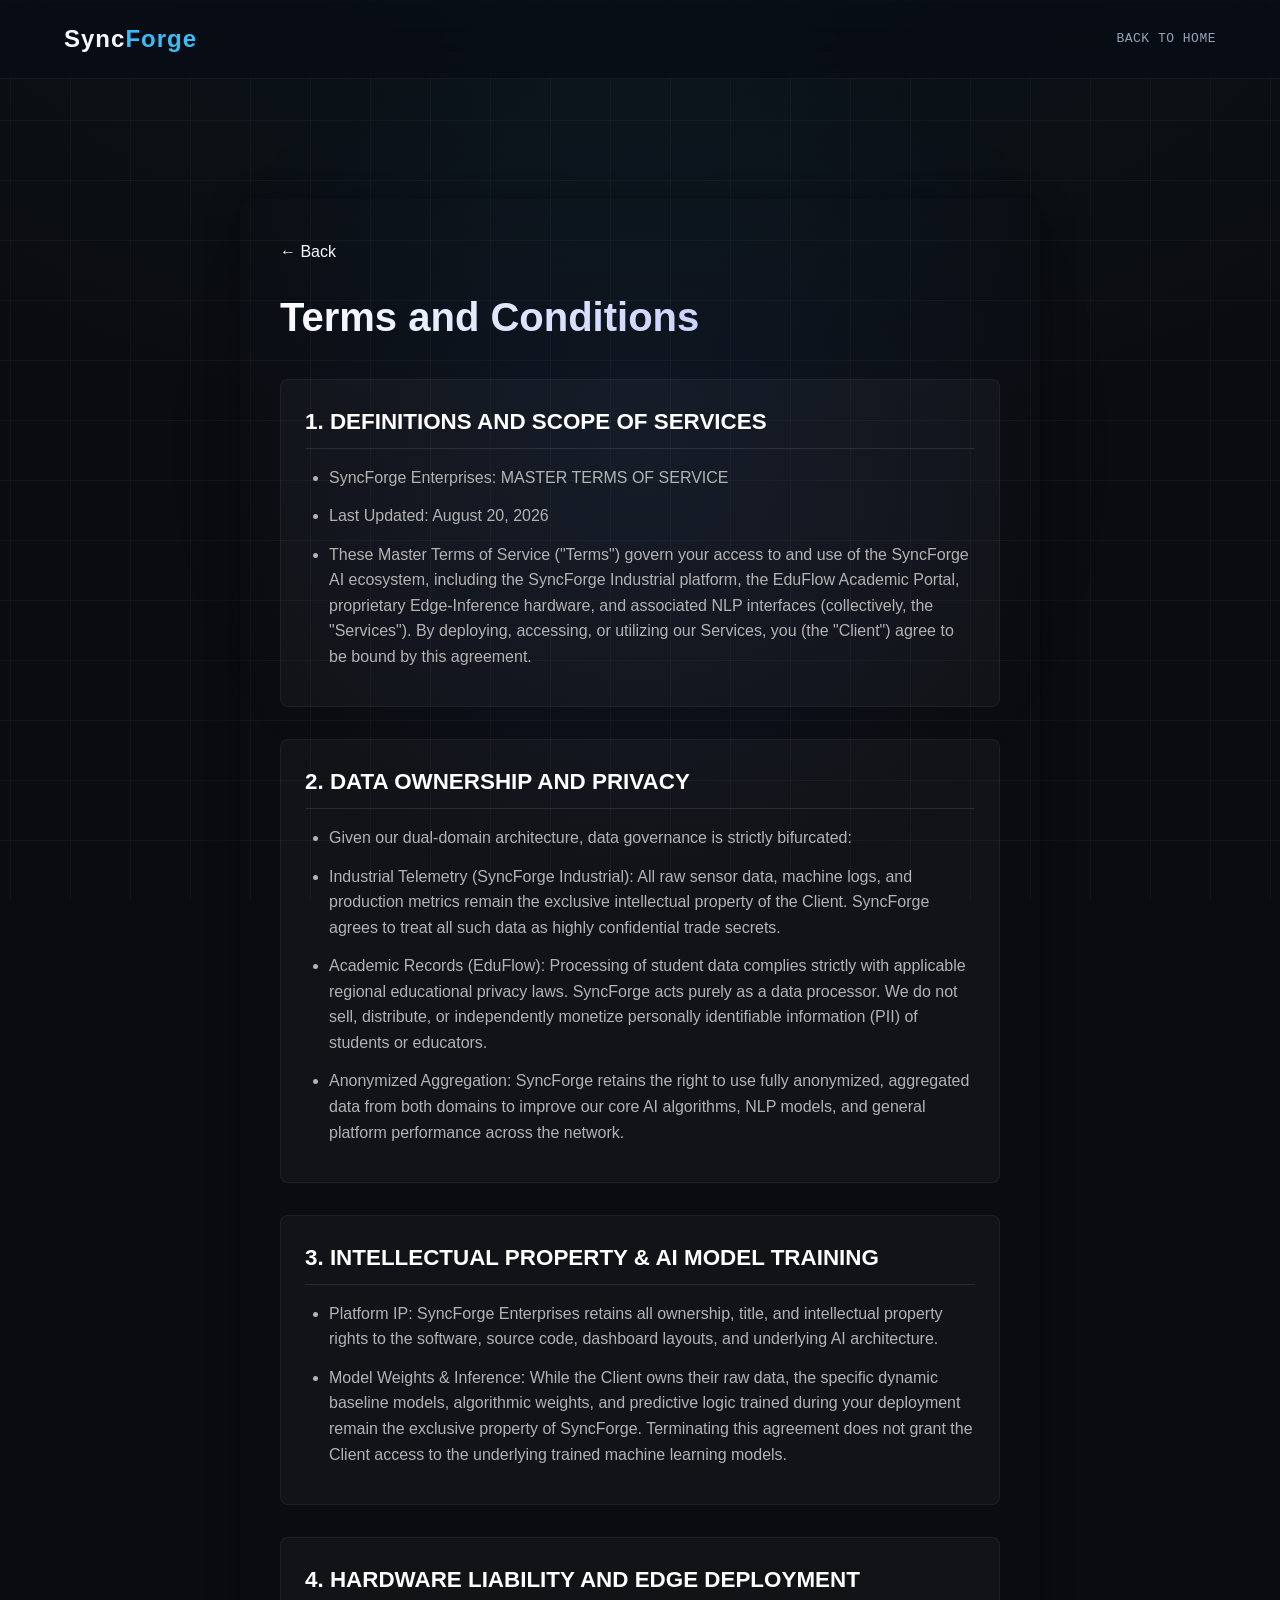
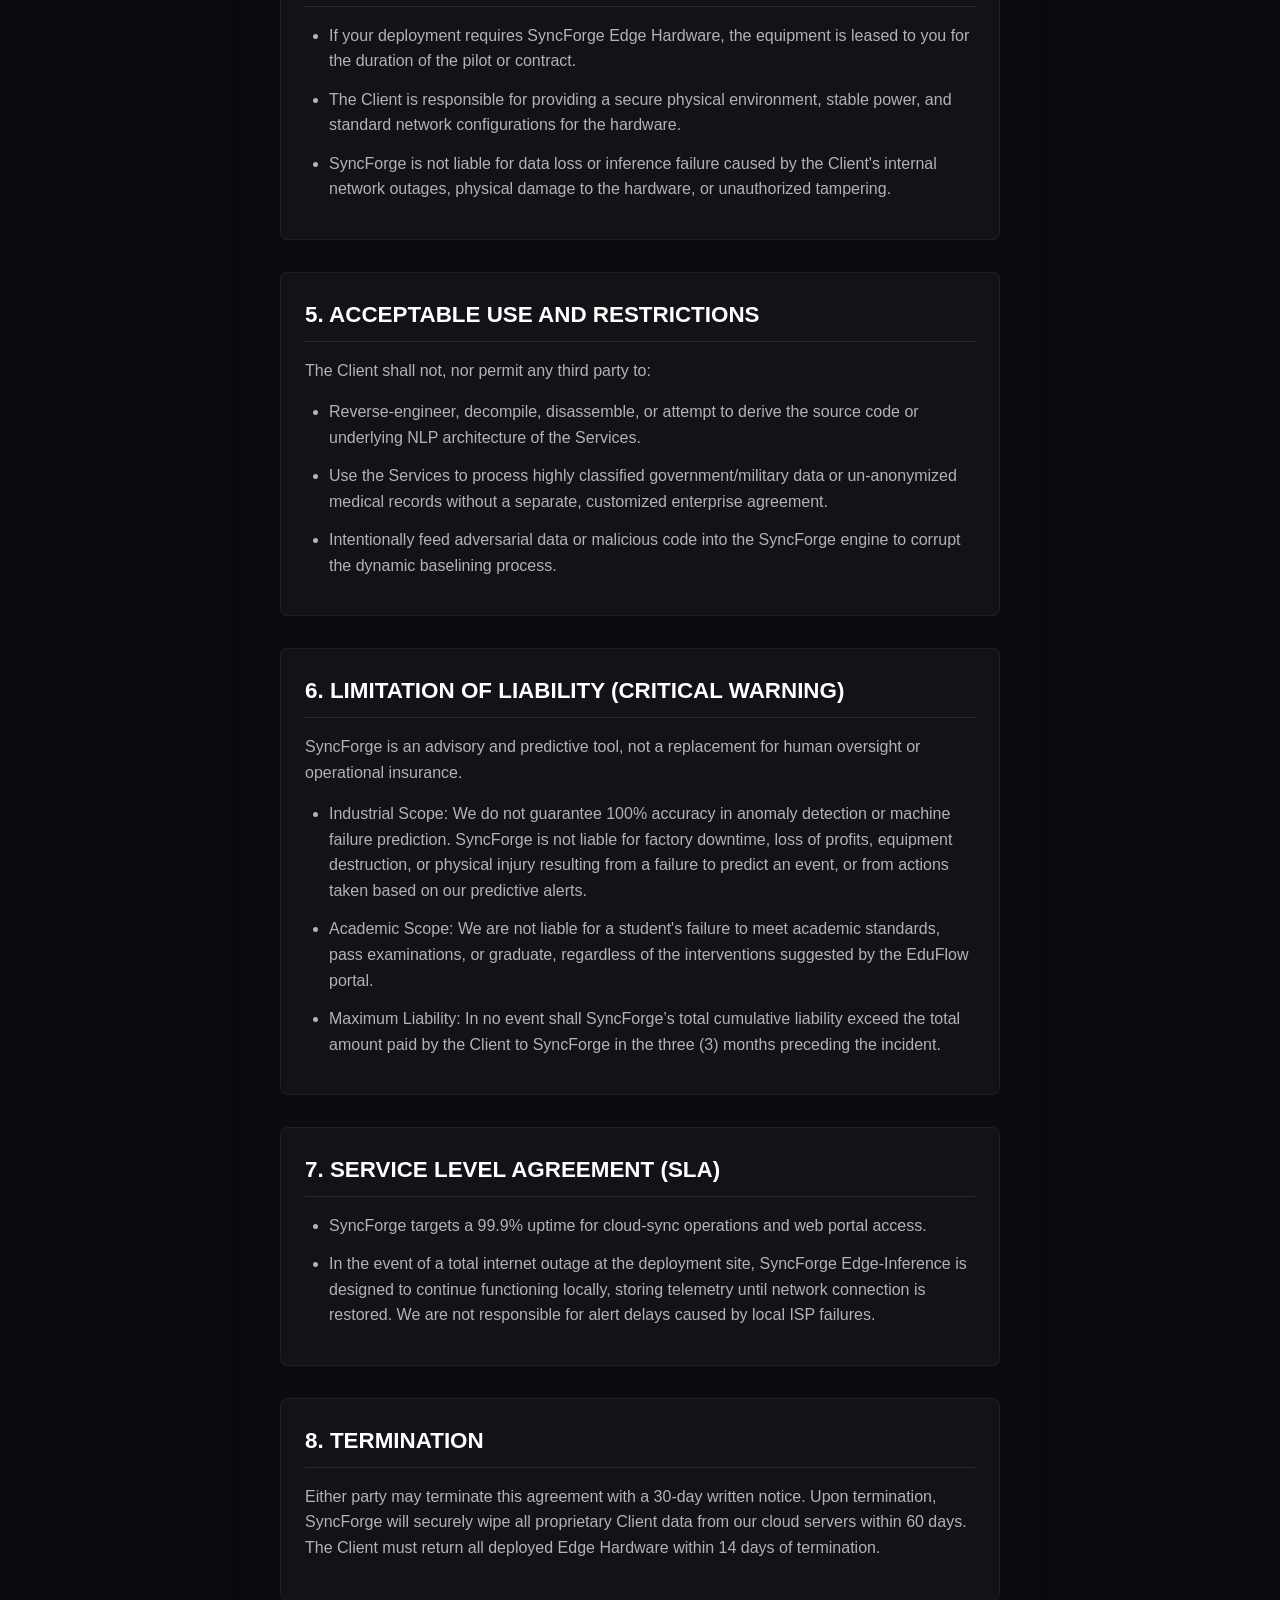
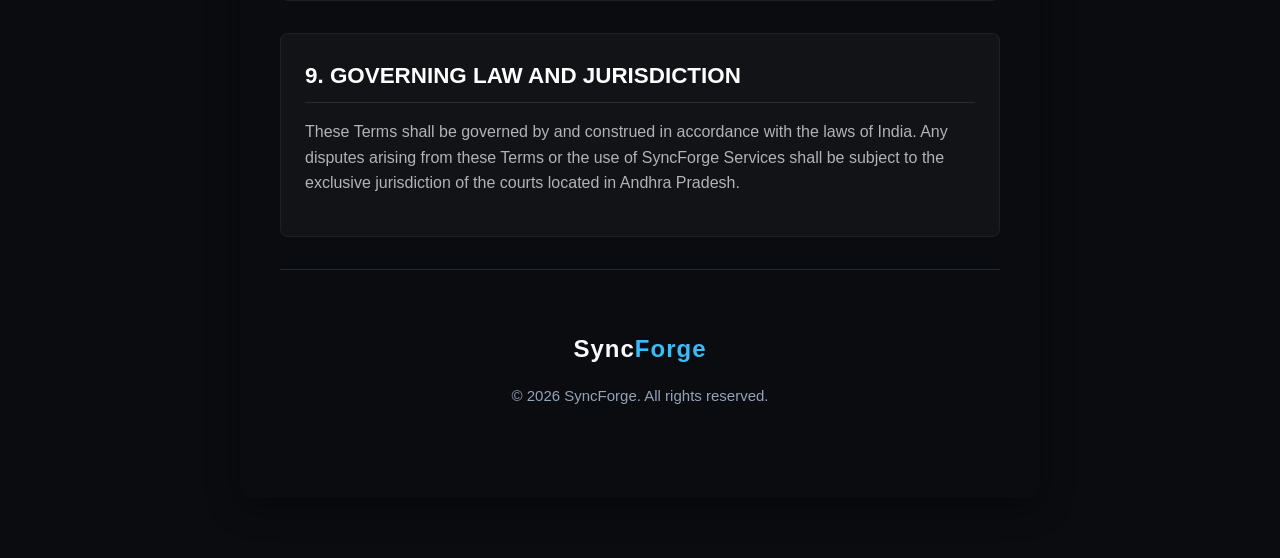
<file: terms.html>
<!DOCTYPE html>
<html lang="en">

<head>
    <meta charset="UTF-8">
    <meta name="viewport" content="width=device-width, initial-scale=1.0">
    <title>Terms and Conditions | SyncForge</title>
    <link rel="stylesheet" href="landing.css">
    <style>
        .terms-container {
            max-width: 800px;
            margin: 120px auto 60px;
            padding: 40px;
            background: var(--bg-card);
            border: 1px solid var(--border);
            border-radius: 12px;
            box-shadow: 0 8px 32px rgba(0, 0, 0, 0.4);
        }
        
        .terms-title {
            font-size: 2.5rem;
            margin-bottom: 30px;
            background: linear-gradient(135deg, #fff, #a5b4fc);
            -webkit-background-clip: text;
            -webkit-text-fill-color: transparent;
        }

        .back-link {
            display: inline-block;
            margin-bottom: 20px;
            color: var(--primary);
            text-decoration: none;
            font-weight: 500;
            transition: color 0.3s;
        }

        .back-link:hover {
            color: var(--primary-light);
        }

        .terms-content {
            color: var(--text-secondary, #b3b3b3);
            line-height: 1.6;
        }

        .terms-section {
            margin-bottom: 2rem;
            padding: 1.5rem;
            background: rgba(255, 255, 255, 0.03);
            border-radius: 8px;
            border: 1px solid rgba(255, 255, 255, 0.05);
            transition: transform 0.3s ease, background 0.3s ease;
        }

        .terms-section:hover {
            transform: translateY(-2px);
            background: rgba(255, 255, 255, 0.05);
        }

        .terms-section h2 {
            color: var(--text-primary, #ffffff);
            font-size: 1.4rem;
            margin-bottom: 1rem;
            margin-top: 0;
            border-bottom: 1px solid rgba(255, 255, 255, 0.1);
            padding-bottom: 0.5rem;
        }

        .terms-section ul {
            list-style-type: disc;
            padding-left: 1.5rem;
            margin-top: 0.5rem;
        }

        .terms-section li {
            margin-bottom: 0.8rem;
        }

        .terms-section p {
            margin-bottom: 1rem;
        }
    </style>
</head>

<body>
    <!-- Navbar (Simplified) -->
    <nav class="navbar">
        <div class="nav-header">
            <div class="logo">Sync<span>Forge</span></div>
        </div>
        <div class="nav-links">
            <a href="index.html">Back to Home</a>
        </div>
    </nav>

    <!-- Main Content -->
    <div class="terms-container">
        <a href="index.html" class="back-link">&larr; Back</a>
        <h1 class="terms-title">Terms and Conditions</h1>
        
        <!-- Empty Content Area for terms -->
        <div class="terms-content">
            <section class="terms-section">
                <h2>1. DEFINITIONS AND SCOPE OF SERVICES</h2>
                <ul>
                    <li>SyncForge Enterprises: MASTER TERMS OF SERVICE</li>
                    <li>Last Updated: August 20, 2026</li>
                    <li>These Master Terms of Service ("Terms") govern your access to and use of the SyncForge AI ecosystem, including the SyncForge Industrial platform, the EduFlow Academic Portal, proprietary Edge-Inference hardware, and associated NLP interfaces (collectively, the "Services"). By deploying, accessing, or utilizing our Services, you (the "Client") agree to be bound by this agreement.</li>
                </ul>
            </section>

            <section class="terms-section">
                <h2>2. DATA OWNERSHIP AND PRIVACY</h2>
                <ul>
                    <li>Given our dual-domain architecture, data governance is strictly bifurcated:</li>
                    <li>Industrial Telemetry (SyncForge Industrial): All raw sensor data, machine logs, and production metrics remain the exclusive intellectual property of the Client. SyncForge agrees to treat all such data as highly confidential trade secrets.</li>
                    <li>Academic Records (EduFlow): Processing of student data complies strictly with applicable regional educational privacy laws. SyncForge acts purely as a data processor. We do not sell, distribute, or independently monetize personally identifiable information (PII) of students or educators.</li>
                    <li>Anonymized Aggregation: SyncForge retains the right to use fully anonymized, aggregated data from both domains to improve our core AI algorithms, NLP models, and general platform performance across the network.</li>
                </ul>
            </section>

            <section class="terms-section">
                <h2>3. INTELLECTUAL PROPERTY & AI MODEL TRAINING</h2>
                <ul>
                    <li>Platform IP: SyncForge Enterprises retains all ownership, title, and intellectual property rights to the software, source code, dashboard layouts, and underlying AI architecture.</li>
                    <li>Model Weights & Inference: While the Client owns their raw data, the specific dynamic baseline models, algorithmic weights, and predictive logic trained during your deployment remain the exclusive property of SyncForge. Terminating this agreement does not grant the Client access to the underlying trained machine learning models.</li>
                </ul>
            </section>

            <section class="terms-section">
                <h2>4. HARDWARE LIABILITY AND EDGE DEPLOYMENT</h2>
                <ul>
                    <li>If your deployment requires SyncForge Edge Hardware, the equipment is leased to you for the duration of the pilot or contract.</li>
                    <li>The Client is responsible for providing a secure physical environment, stable power, and standard network configurations for the hardware.</li>
                    <li>SyncForge is not liable for data loss or inference failure caused by the Client's internal network outages, physical damage to the hardware, or unauthorized tampering.</li>
                </ul>
            </section>
            
            <section class="terms-section">
                <h2>5. ACCEPTABLE USE AND RESTRICTIONS</h2>
                <p>The Client shall not, nor permit any third party to:</p>
                <ul>
                    <li>Reverse-engineer, decompile, disassemble, or attempt to derive the source code or underlying NLP architecture of the Services.</li>
                    <li>Use the Services to process highly classified government/military data or un-anonymized medical records without a separate, customized enterprise agreement.</li>
                    <li>Intentionally feed adversarial data or malicious code into the SyncForge engine to corrupt the dynamic baselining process.</li>
                </ul>
            </section>

            <section class="terms-section">
                <h2>6. LIMITATION OF LIABILITY (CRITICAL WARNING)</h2>
                <p>SyncForge is an advisory and predictive tool, not a replacement for human oversight or operational insurance.</p>
                <ul>
                    <li>Industrial Scope: We do not guarantee 100% accuracy in anomaly detection or machine failure prediction. SyncForge is not liable for factory downtime, loss of profits, equipment destruction, or physical injury resulting from a failure to predict an event, or from actions taken based on our predictive alerts.</li>
                    <li>Academic Scope: We are not liable for a student's failure to meet academic standards, pass examinations, or graduate, regardless of the interventions suggested by the EduFlow portal.</li>
                    <li>Maximum Liability: In no event shall SyncForge’s total cumulative liability exceed the total amount paid by the Client to SyncForge in the three (3) months preceding the incident.</li>
                </ul>
            </section>

            <section class="terms-section">
                <h2>7. SERVICE LEVEL AGREEMENT (SLA)</h2>
                <ul>
                    <li>SyncForge targets a 99.9% uptime for cloud-sync operations and web portal access.</li>
                    <li>In the event of a total internet outage at the deployment site, SyncForge Edge-Inference is designed to continue functioning locally, storing telemetry until network connection is restored. We are not responsible for alert delays caused by local ISP failures.</li>
                </ul>
            </section>

            <section class="terms-section">
                <h2>8. TERMINATION</h2>
                <p>Either party may terminate this agreement with a 30-day written notice. Upon termination, SyncForge will securely wipe all proprietary Client data from our cloud servers within 60 days. The Client must return all deployed Edge Hardware within 14 days of termination.</p>
            </section>
            
            <section class="terms-section">
                <h2>9. GOVERNING LAW AND JURISDICTION</h2>
                <p>These Terms shall be governed by and construed in accordance with the laws of India. Any disputes arising from these Terms or the use of SyncForge Services shall be subject to the exclusive jurisdiction of the courts located in Andhra Pradesh.</p>
            </section>
        </div>

    <!-- Footer -->
    <footer class="footer">
        <div class="footer-content">
            <div class="footer-logo">Sync<span>Forge</span></div>
            <p>&copy; 2026 SyncForge. All rights reserved.</p>
        </div>
    </footer>
</body>

</html>
</file>
<file: landing.css>
:root {
    --bg-dark: #0b0c10;
    --panel-dark: #12141a;
    --text-main: #f8fafc;
    --text-muted: #94a3b8;
    --accent-blue: #38bdf8;
    --accent-blue-hover: #0284c7;
    --accent-green: #34d399;
    --accent-green-hover: #059669;
    --border-color: #1f2937;
}

* {
    margin: 0;
    padding: 0;
    box-sizing: border-box;
    font-family: 'Inter', sans-serif;
}

body {
    background-color: var(--bg-dark);
    color: var(--text-main);
    line-height: 1.6;
    position: relative;
    overflow-x: hidden;
    
    /* Graphical Tech Grid Background */
    background-image: 
        radial-gradient(ellipse 80% 60% at 50% -10%, rgba(0, 229, 255, 0.05), transparent),
        linear-gradient(to right, rgba(255, 255, 255, 0.03) 1px, transparent 1px),
        linear-gradient(to bottom, rgba(255, 255, 255, 0.03) 1px, transparent 1px);
    background-size: 100% 100%, 60px 60px, 60px 60px;
    background-position: center top, center center, center center;
    background-attachment: fixed;
}

/* Moving Light Sweep Animation on Background */
body::after {
    content: '';
    position: fixed;
    top: 0; left: 0; right: 0; bottom: 0;
    background: radial-gradient(circle 600px at var(--x, 50%) var(--y, 50%), rgba(59, 130, 246, 0.08), transparent 80%);
    pointer-events: none;
    z-index: -1;
    animation: backgroundSweep 15s linear infinite alternate;
}

@keyframes backgroundSweep {
    0% { background-position: 0% 0%; }
    100% { background-position: 100% 100%; }
}

/* Navbar */
.navbar {
    display: flex;
    justify-content: space-between;
    align-items: center;
    padding: 20px 5%;
    border-bottom: 1px solid rgba(255, 255, 255, 0.05);
    background: rgba(7, 11, 20, 0.6);
    position: sticky;
    top: 0;
    backdrop-filter: blur(16px);
    -webkit-backdrop-filter: blur(16px);
    z-index: 100;
}

.logo {
    font-size: 24px;
    font-weight: bold;
    letter-spacing: 1px;
}

.logo span {
    color: var(--accent-blue);
}

.menu-toggle {
    display: none;
    cursor: pointer;
    color: var(--text-main);
}

.nav-links {
    display: flex;
    gap: 24px;
    align-items: center;
}

.nav-links a {
    color: var(--text-muted);
    text-decoration: none;
    font-family: 'Roboto Mono', monospace;
    font-size: 13px;
    font-weight: 500;
    transition: 0.2s;
    letter-spacing: 0.5px;
    text-transform: uppercase;
}

.nav-links a:hover {
    color: var(--text-main);
}

.login-btn {
    background: transparent;
    color: var(--text-main);
    border: 1px solid var(--border-color);
    padding: 8px 16px;
    border-radius: 4px;
    cursor: pointer;
    font-family: 'Roboto Mono', monospace;
    font-weight: 500;
    text-transform: uppercase;
    font-size: 12px;
    letter-spacing: 1px;
}

.cta-btn {
    display: inline-block;
    text-decoration: none;
    background: var(--accent-blue);
    color: #000;
    border: none;
    padding: 8px 20px;
    border-radius: 4px;
    cursor: pointer;
    font-family: 'Roboto Mono', monospace;
    font-weight: 600;
    text-transform: uppercase;
    font-size: 12px;
    letter-spacing: 1px;
    transition: 0.2s;
}

.cta-btn:hover {
    background: var(--accent-blue-hover);
}

@keyframes fadeInUp {
    from {
        opacity: 0;
        transform: translateY(20px);
    }

    to {
        opacity: 1;
        transform: translateY(0);
    }
}

/* Hero Section */
.hero {
    display: flex;
    flex-direction: column;
    align-items: center;
    justify-content: center;
    text-align: center;
    padding: 120px 5% 80px;
    min-height: 80vh;
    background: transparent;
}

.badge {
    background: transparent;
    color: var(--accent-blue);
    border: 1px solid var(--accent-blue);
    padding: 6px 16px;
    border-radius: 20px;
    font-size: 12px;
    font-weight: 500;
    font-family: 'Roboto Mono', monospace;
    margin-bottom: 24px;
    text-transform: uppercase;
    letter-spacing: 1.5px;
    animation: fadeInUp 0.8s ease backwards;
    animation-delay: 0.1s;
    display: inline-flex;
    align-items: center;
    gap: 8px;
}
.badge::before {
    content: '';
    display: inline-block;
    width: 8px;
    height: 8px;
    background-color: var(--accent-blue);
    border-radius: 50%;
    box-shadow: 0 0 8px var(--accent-blue);
}

.hero h1 {
    font-size: 56px;
    font-weight: 600;
    line-height: 1.2;
    margin-bottom: 24px;
    letter-spacing: -1px;
    animation: fadeInUp 0.8s ease backwards;
    animation-delay: 0.3s;
}

.hero h1 span {
    color: var(--accent-blue);
}

.hero p {
    font-size: 18px;
    color: var(--text-muted);
    max-width: 600px;
    margin: 0 auto 40px;
    text-align: center;
    animation: fadeInUp 0.8s ease backwards;
    animation-delay: 0.5s;
}

.hero-actions {
    display: flex;
    gap: 16px;
    justify-content: center;
    animation: fadeInUp 0.8s ease backwards;
    animation-delay: 0.7s;
}

.cta-btn.large {
    padding: 14px 32px;
    font-size: 14px;
}

.secondary-btn {
    display: inline-block;
    padding: 14px 32px;
    border: 1px solid var(--border-color);
    color: var(--text-main);
    text-decoration: none;
    border-radius: 6px;
    font-weight: 600;
    transition: 0.2s;
}

.secondary-btn:hover {
    background: var(--panel-dark);
}

/* Modal System */
.modal-overlay {
    position: fixed;
    top: 0;
    left: 0;
    width: 100%;
    height: 100%;
    background: rgba(0, 0, 0, 0.8);
    backdrop-filter: blur(5px);
    display: none;
    justify-content: center;
    align-items: center;
    z-index: 999;
    opacity: 0;
    transition: opacity 0.3s ease;
}

.modal-overlay.show {
    display: flex;
    opacity: 1;
}

.modal-card {
    background: var(--panel-dark);
    border: 1px solid var(--border-color);
    padding: 40px;
    border-radius: 12px;
    width: 100%;
    max-width: 440px;
    position: relative;
    box-shadow: 0 25px 50px -12px rgba(0, 0, 0, 0.5);
}

.close-btn {
    position: absolute;
    top: 16px;
    right: 20px;
    background: transparent;
    border: none;
    color: var(--text-muted);
    font-size: 24px;
    cursor: pointer;
    transition: 0.2s;
}

.close-btn:hover {
    color: var(--text-main);
}

.auth-view {
    display: none;
}

.auth-view.active {
    display: block;
    animation: slideUp 0.3s ease;
}

@keyframes slideUp {
    from {
        opacity: 0;
        transform: translateY(10px);
    }

    to {
        opacity: 1;
        transform: translateY(0);
    }
}

.auth-view h2 {
    margin-bottom: 8px;
    font-size: 24px;
}

.auth-view p {
    color: var(--text-muted);
    margin-bottom: 24px;
    font-size: 14px;
}

.input-group {
    margin-bottom: 20px;
    text-align: left;
}

.input-group label {
    display: block;
    margin-bottom: 8px;
    font-size: 13px;
    font-weight: 600;
    color: var(--text-muted);
    text-transform: uppercase;
    letter-spacing: 0.5px;
}

.input-group input,
.input-group select {
    width: 100%;
    padding: 12px;
    background: var(--bg-dark);
    border: 1px solid var(--border-color);
    color: white;
    border-radius: 6px;
    font-size: 14px;
    outline: none;
    transition: 0.2s;
}

.input-group input:focus,
.input-group select:focus {
    border-color: var(--accent-blue);
}

.submit-btn {
    width: 100%;
    background: var(--accent-blue);
    color: white;
    border: none;
    padding: 14px;
    border-radius: 6px;
    font-size: 16px;
    font-weight: bold;
    cursor: pointer;
    transition: 0.2s;
    margin-bottom: 16px;
}

.submit-btn:hover {
    background: var(--accent-blue-hover);
}

.submit-btn:disabled {
    opacity: 0.4;
    cursor: not-allowed;
    background: #1e3a5f;
}

/* Custom Checkbox */
.custom-checkbox-group {
    margin: 18px 0;
}

.custom-checkbox {
    display: flex;
    align-items: center;
    gap: 12px;
    cursor: pointer;
    position: relative;
    user-select: none;
}

.custom-checkbox input[type="checkbox"] {
    position: absolute;
    opacity: 0;
    width: 0;
    height: 0;
}

.custom-checkbox .checkmark {
    width: 22px;
    height: 22px;
    min-width: 22px;
    border: 2px solid var(--border-color);
    border-radius: 6px;
    background: var(--bg-dark);
    display: flex;
    align-items: center;
    justify-content: center;
    transition: all 0.25s cubic-bezier(0.4, 0, 0.2, 1);
}

.custom-checkbox .checkmark::after {
    content: '';
    display: block;
    width: 6px;
    height: 11px;
    border: solid transparent;
    border-width: 0 2.5px 2.5px 0;
    transform: rotate(45deg) scale(0);
    transition: all 0.2s cubic-bezier(0.4, 0, 0.2, 1);
    margin-top: -2px;
}

.custom-checkbox input[type="checkbox"]:checked+.checkmark {
    background: linear-gradient(135deg, var(--accent-blue), #6366f1);
    border-color: var(--accent-blue);
    box-shadow: 0 0 12px rgba(59, 130, 246, 0.4);
}

.custom-checkbox input[type="checkbox"]:checked+.checkmark::after {
    border-color: white;
    transform: rotate(45deg) scale(1);
}

.custom-checkbox:hover .checkmark {
    border-color: var(--accent-blue);
    box-shadow: 0 0 8px rgba(59, 130, 246, 0.15);
}

.checkbox-text {
    font-size: 13px;
    color: var(--text-muted);
    line-height: 1.4;
}

.terms-link {
    color: var(--accent-blue);
    text-decoration: none;
    font-weight: 600;
}

.terms-link:hover {
    text-decoration: underline;
}

.switch-auth {
    text-align: center;
    font-size: 14px;
    color: var(--text-muted);
}

.switch-auth span {
    color: var(--accent-blue);
    cursor: pointer;
    font-weight: 600;
}

/* Solutions Section */
.solutions-section {
    padding: 100px 5%;
    background-color: transparent;
    border-top: 1px solid rgba(255, 255, 255, 0.05);
}

.section-header {
    text-align: center;
    margin-bottom: 60px;
}

.sub-heading {
    color: var(--accent-blue);
    font-size: 14px;
    font-weight: 500;
    font-family: 'Roboto Mono', monospace;
    text-transform: uppercase;
    letter-spacing: 1.5px;
    display: block;
    margin-bottom: 12px;
}

.section-header h2 {
    font-size: 40px;
    font-weight: 800;
    margin-bottom: 16px;
}

.section-header p {
    color: var(--text-muted);
    font-size: 18px;
    max-width: 600px;
    margin: 0 auto;
}

/* Solutions Grid */
.solutions-grid {
    display: grid;
    grid-template-columns: repeat(auto-fit, minmax(300px, 1fr));
    gap: 30px;
    max-width: 1200px;
    margin: 0 auto;
}

.solution-card {
    background: rgba(17, 24, 39, 0.4);
    backdrop-filter: blur(16px);
    border: 1px solid rgba(255, 255, 255, 0.05);
    border-radius: 8px;
    padding: 32px 24px;
    transition: transform 0.3s cubic-bezier(0.4, 0, 0.2, 1), box-shadow 0.3s ease, border-color 0.3s ease;
    display: flex;
    flex-direction: column;
}

.solution-card:hover {
    transform: translateY(-8px);
    border-color: var(--accent-blue);
    box-shadow: 0 10px 30px rgba(59, 130, 246, 0.15);
}

.icon-wrapper {
    font-size: 32px;
    background: rgba(59, 130, 246, 0.1);
    width: 60px;
    height: 60px;
    display: flex;
    align-items: center;
    justify-content: center;
    border-radius: 12px;
    margin-bottom: 24px;
}

.solution-card h3 {
    font-size: 22px;
    margin-bottom: 16px;
    color: var(--text-main);
}

.solution-card p {
    color: var(--text-muted);
    font-size: 15px;
    line-height: 1.6;
    margin-bottom: 24px;
    flex-grow: 1;
}

.feature-list {
    list-style: none;
    margin-bottom: 30px;
}

.feature-list li {
    color: var(--text-muted);
    font-size: 14px;
    margin-bottom: 10px;
    display: flex;
    align-items: center;
}

.deploy-btn {
    background: transparent;
    color: var(--accent-blue);
    border: 1px solid var(--accent-blue);
    padding: 12px;
    border-radius: 4px;
    font-family: 'Roboto Mono', monospace;
    font-weight: 600;
    text-transform: uppercase;
    font-size: 12px;
    letter-spacing: 1px;
    cursor: pointer;
    transition: 0.2s;
    width: 100%;
}

.deploy-btn:hover {
    background: var(--accent-blue);
    color: white;
}

/* Pipeline Section (How it Works) */
.pipeline-section {
    padding: 100px 5%;
    background-color: transparent;
    border-top: 1px solid rgba(255, 255, 255, 0.05);
}

.pipeline-container {
    display: flex;
    align-items: flex-start;
    justify-content: space-between;
    max-width: 1200px;
    margin: 60px auto 0;
    position: relative;
}

.pipeline-step {
    flex: 1;
    position: relative;
    padding: 0 20px;
    text-align: center;
}

.step-number {
    width: 60px;
    height: 60px;
    background: var(--bg-dark);
    border: 2px solid var(--accent-blue);
    color: var(--accent-blue);
    font-size: 20px;
    font-weight: 800;
    border-radius: 50%;
    display: flex;
    align-items: center;
    justify-content: center;
    margin: 0 auto 24px;
    position: relative;
    z-index: 2;
    box-shadow: 0 0 20px rgba(59, 130, 246, 0.2);
}

.step-content h4 {
    font-size: 20px;
    color: var(--text-main);
    margin-bottom: 12px;
}

.step-content p {
    color: var(--text-muted);
    font-size: 15px;
    line-height: 1.6;
}

.pipeline-connector {
    flex: 0.2;
    height: 2px;
    background: var(--border-color);
    margin-top: 30px;
    position: relative;
}

.pipeline-connector::after {
    content: '';
    position: absolute;
    top: -3px;
    left: 50%;
    width: 8px;
    height: 8px;
    background: var(--accent-blue);
    border-radius: 50%;
    transform: translateX(-50%);
}

/* Pricing Section */
.pricing-section {
    padding: 100px 5%;
    background: transparent;
}

/* ROI Section */
.roi-section {
    padding: 100px 5%;
    background: transparent;
    backdrop-filter: blur(12px);
    border-top: 1px solid rgba(255, 255, 255, 0.05);
    text-align: center;
}

.roi-content {
    max-width: 800px;
    margin: 0 auto;
}

.roi-content h2 {
    font-size: 36px;
    font-weight: 800;
    margin-bottom: 20px;
}

.roi-content p {
    font-size: 18px;
    color: var(--text-muted);
    margin-bottom: 50px;
}

.metrics-grid {
    display: flex;
    justify-content: space-around;
    gap: 30px;
    background: rgba(255, 255, 255, 0.02);
    border: 1px solid var(--border-color);
    padding: 40px;
    border-radius: 12px;
}

.metric h3 {
    font-size: 48px;
    color: var(--accent-blue);
    font-weight: 900;
    margin-bottom: 10px;
}

.metric span {
    font-size: 14px;
    color: var(--text-muted);
    text-transform: uppercase;
    letter-spacing: 1px;
    font-weight: 600;
}

/* Responsive adjustments for smaller screens */
@media (max-width: 900px) {
    .pipeline-container {
        flex-direction: column;
        align-items: center;
        gap: 40px;
    }

    .pipeline-connector {
        display: none;
    }

    .metrics-grid {
        flex-direction: column;
    }
}

/* Modules in Action Section */
.action-section {
    padding: 100px 5%;
    background-color: transparent;
    border-top: 1px solid rgba(255, 255, 255, 0.05);
}

.action-grid {
    display: grid;
    grid-template-columns: repeat(auto-fit, minmax(320px, 1fr));
    gap: 30px;
    max-width: 1200px;
    margin: 0 auto;
}

.action-card {
    background: rgba(17, 24, 39, 0.6);
    backdrop-filter: blur(16px);
    border: 1px solid rgba(255, 255, 255, 0.05);
    border-radius: 12px;
    overflow: hidden;
    display: flex;
    flex-direction: column;
    transition: transform 0.3s cubic-bezier(0.4, 0, 0.2, 1), box-shadow 0.3s ease, border-color 0.3s ease;
}

.action-card:hover {
    transform: translateY(-8px);
    border-color: var(--accent-blue);
    box-shadow: 0 10px 30px rgba(59, 130, 246, 0.15);
}

/* Image container with white background to make AI images pop */
.image-wrapper {
    width: 100%;
    height: 240px;
    background: #ffffff;
    display: flex;
    align-items: center;
    justify-content: center;
    overflow: hidden;
    border-bottom: 1px solid var(--border-color);
}

.module-image {
    width: 100%;
    height: 100%;
    object-fit: cover;
    object-position: center;
}

.action-content {
    padding: 30px;
    display: flex;
    flex-direction: column;
    flex-grow: 1;
}

.action-content h4 {
    font-size: 20px;
    color: var(--text-main);
    margin-bottom: 12px;
    text-transform: uppercase;
    letter-spacing: 0.5px;
}

.action-content p {
    color: var(--text-muted);
    font-size: 15px;
    line-height: 1.6;
    margin-bottom: 24px;
    flex-grow: 1;
}

.action-btn {
    background: transparent;
    color: var(--accent-blue);
    border: 1px solid var(--accent-blue);
    padding: 12px;
    border-radius: 6px;
    font-weight: 600;
    cursor: pointer;
    transition: 0.2s;
    text-transform: uppercase;
    letter-spacing: 1px;
    font-size: 13px;
    width: 100%;
}

.action-btn:hover {
    background: var(--accent-blue);
    color: #fff;
}

/* R&D Credibility Section */
.rnd-section {
    padding: 80px 5%;
    background: transparent;
    backdrop-filter: blur(12px);
    border-top: 1px solid rgba(255, 255, 255, 0.05);
    border-bottom: 1px solid rgba(255, 255, 255, 0.05);
}

.rnd-container {
    max-width: 1200px;
    margin: 0 auto;
    display: flex;
    align-items: center;
    justify-content: space-between;
    gap: 50px;
}

.rnd-content {
    flex: 1;
    max-width: 650px;
}

.rnd-content h2 {
    font-size: 32px;
    margin-bottom: 20px;
    color: var(--text-main);
}

.rnd-content p {
    color: var(--text-muted);
    font-size: 16px;
    line-height: 1.7;
    margin-bottom: 30px;
}

.rnd-stats {
    display: flex;
    gap: 30px;
}

.rnd-stat-item {
    border-left: 3px solid var(--accent-blue);
    padding-left: 15px;
}

.rnd-stat-item h4 {
    color: var(--text-main);
    font-size: 16px;
    margin-bottom: 5px;
}

.rnd-stat-item p {
    color: var(--text-muted);
    font-size: 13px;
    margin-bottom: 0;
}

/* Glowing Award Badge */
.rnd-badge {
    position: relative;
    width: 200px;
    height: 200px;
    display: flex;
    align-items: center;
    justify-content: center;
}

.badge-ring {
    position: absolute;
    width: 100%;
    height: 100%;
    border-radius: 50%;
    border: 2px dashed var(--accent-blue);
    animation: rotate 20s linear infinite;
    opacity: 0.3;
}

.badge-core {
    width: 160px;
    height: 160px;
    background: rgba(59, 130, 246, 0.1);
    border: 1px solid var(--accent-blue);
    border-radius: 50%;
    display: flex;
    flex-direction: column;
    align-items: center;
    justify-content: center;
    text-align: center;
    box-shadow: 0 0 30px rgba(59, 130, 246, 0.2);
}

.award-year {
    color: var(--accent-blue);
    font-weight: 800;
    font-size: 14px;
    letter-spacing: 2px;
}

.award-text {
    color: var(--text-main);
    font-size: 20px;
    font-weight: 700;
    line-height: 1.2;
    margin: 8px 0;
    text-transform: uppercase;
}

.award-category {
    color: var(--text-muted);
    font-size: 11px;
    text-transform: uppercase;
    letter-spacing: 1px;
}

@keyframes rotate {
    from {
        transform: rotate(0deg);
    }

    to {
        transform: rotate(360deg);
    }
}

@media (max-width: 900px) {
    .rnd-container {
        flex-direction: column;
        text-align: center;
    }

    .rnd-stats {
        flex-direction: column;
        text-align: left;
    }
}

/* Academic USP Highlight Card */
.usp-academic-card {
    background: linear-gradient(145deg, var(--panel-dark) 0%, #0f172a 100%);
    border: 1px solid var(--accent-blue);
    border-radius: 12px;
    padding: 40px;
    margin: 0 auto 50px auto;
    max-width: 1200px;
    position: relative;
    box-shadow: 0 10px 30px rgba(59, 130, 246, 0.15);
    overflow: hidden;
}

/* Glowing top edge */
.usp-academic-card::before {
    content: '';
    position: absolute;
    top: 0;
    left: 0;
    width: 100%;
    height: 4px;
    background: linear-gradient(90deg, var(--accent-blue), var(--accent-green));
}

.usp-badge {
    position: absolute;
    top: 0;
    right: 40px;
    background: var(--accent-blue);
    color: white;
    padding: 6px 16px;
    border-radius: 0 0 8px 8px;
    font-size: 12px;
    font-weight: 800;
    text-transform: uppercase;
    letter-spacing: 1px;
}

.usp-layout {
    display: flex;
    gap: 40px;
    align-items: center;
}

.usp-content {
    flex: 1.5;
}

.academic-icon {
    background: rgba(16, 185, 129, 0.1);
    /* Green tint for academic */
    border: 1px solid rgba(16, 185, 129, 0.3);
}

.usp-content h3 {
    font-size: 28px;
    color: var(--text-main);
    margin-bottom: 16px;
}

.usp-content p {
    color: var(--text-muted);
    font-size: 16px;
    line-height: 1.6;
    margin-bottom: 24px;
}

.usp-features li {
    font-size: 15px;
    margin-bottom: 12px;
}

.usp-metrics-panel {
    flex: 1;
    background: rgba(0, 0, 0, 0.2);
    border: 1px solid var(--border-color);
    border-radius: 12px;
    padding: 30px;
    text-align: center;
}

.usp-metrics-panel h4 {
    color: var(--text-muted);
    font-size: 14px;
    text-transform: uppercase;
    letter-spacing: 1px;
    margin-bottom: 20px;
}

.usp-metrics-grid {
    display: flex;
    flex-direction: column;
    gap: 20px;
    margin-bottom: 30px;
}

.usp-metric {
    display: flex;
    flex-direction: column;
}

.usp-number {
    font-size: 36px;
    font-weight: 900;
    color: var(--accent-green);
    line-height: 1;
}

.usp-label {
    font-size: 12px;
    color: var(--text-muted);
    text-transform: uppercase;
    font-weight: 600;
    margin-top: 5px;
}

/* Update this in your landing.css */
.usp-btn {
    background: var(--accent-blue);
    /* Forces the bright blue by default */
    color: #ffffff;
    /* Forces white text so it is always visible */
    border: none;
    padding: 14px;
    border-radius: 6px;
    font-size: 16px;
    font-weight: 700;
    cursor: pointer;
    transition: all 0.2s ease;
    width: 100%;
    text-transform: uppercase;
    letter-spacing: 1px;
}

.usp-btn:hover {
    background: #2563eb;
    /* Slightly darker blue on hover for clickability */
    transform: translateY(-2px);
    /* Lifts the button slightly */
    box-shadow: 0 4px 12px rgba(59, 130, 246, 0.4);
    /* Adds a glow effect */
}

/* Responsive */
@media (max-width: 900px) {
    .usp-layout {
        flex-direction: column;
    }

    .usp-badge {
        right: 20px;
    }
}

/* Presentation Slider Styling */
.pitch-slider-wrapper {
    flex: 0.8;
    max-width: 520px;
    background: var(--panel-dark);
    border: 1px solid var(--border-color);
    border-radius: 10px;
    overflow: hidden;
    box-shadow: 0 15px 35px rgba(0, 0, 0, 0.4);
    display: flex;
    flex-direction: column;
}

.slider-header {
    background: rgba(255, 255, 255, 0.03);
    padding: 12px 20px;
    border-bottom: 1px solid var(--border-color);
    font-size: 11px;
    font-weight: 700;
    color: var(--text-muted);
    text-transform: uppercase;
    letter-spacing: 1.5px;
    display: flex;
    align-items: center;
}

.slider-header::before {
    content: '';
    display: inline-block;
    width: 8px;
    height: 8px;
    background: var(--accent-blue);
    border-radius: 50%;
    margin-right: 12px;
    box-shadow: 0 0 8px var(--accent-blue);
}

.slider-container {
    position: relative;
    width: 100%;
    aspect-ratio: 16 / 9;
    background: #000;
}

.slide {
    display: none;
    width: 100%;
    height: 100%;
}

.slide.active {
    display: block;
    animation: fadeOpacity 0.4s ease-in-out;
}

.slide img {
    width: 100%;
    height: 100%;
    object-fit: cover;
    /* Ensures the slide fills the container perfectly */
}

.slider-btn {
    position: absolute;
    top: 50%;
    transform: translateY(-50%);
    background: rgba(15, 23, 42, 0.7);
    color: white;
    border: 1px solid var(--border-color);
    padding: 10px 14px;
    cursor: pointer;
    font-size: 16px;
    transition: 0.2s ease;
    border-radius: 6px;
    backdrop-filter: blur(4px);
}

.slider-btn:hover {
    background: var(--accent-blue);
    border-color: var(--accent-blue);
}

.prev-btn {
    left: 10px;
}

.next-btn {
    right: 10px;
}

.slider-dots {
    text-align: center;
    padding: 16px;
    background: var(--panel-dark);
    border-top: 1px solid var(--border-color);
}

.dot {
    cursor: pointer;
    height: 8px;
    width: 8px;
    margin: 0 6px;
    background-color: var(--border-color);
    border-radius: 50%;
    display: inline-block;
    transition: all 0.3s ease;
}

.dot.active,
.dot:hover {
    background-color: var(--accent-blue);
    box-shadow: 0 0 8px rgba(59, 130, 246, 0.6);
}

@keyframes fadeOpacity {
    from {
        opacity: 0.4;
    }

    to {
        opacity: 1;
    }
}

/* Update the existing action-grid to fit 4 columns */
.action-grid {
    display: grid;
    /* Changed minmax from 320px to 280px to allow 4 cards to fit side-by-side */
    grid-template-columns: repeat(auto-fit, minmax(280px, 1fr));
    gap: 24px;
    /* Expanded max-width to accommodate the 4th card cleanly */
    max-width: 1400px;
    margin: 0 auto;
}

/* Special styling to make the Ideathon USP card pop slightly different than the industrial ones */
.usp-highlight-card {
    border: 1px solid var(--accent-green);
    position: relative;
    box-shadow: 0 4px 20px rgba(16, 185, 129, 0.1);
}

.usp-highlight-card:hover {
    border-color: #10b981;
    /* Brighter green on hover */
}

.usp-text {
    color: var(--accent-green) !important;
}

/* Solid button for the USP card so it stands out */
.usp-btn-solid {
    background: var(--accent-green);
    color: #ffffff;
    border: none;
}

.usp-btn-solid:hover {
    background: var(--accent-green-hover);
    color: #ffffff;
}

/* SSO Button Styling */
.sso-divider {
    display: flex;
    align-items: center;
    text-align: center;
    margin: 15px 0;
    color: var(--text-muted);
    font-size: 12px;
    font-weight: 600;
}

.sso-divider::before,
.sso-divider::after {
    content: '';
    flex: 1;
    border-bottom: 1px solid var(--border-color);
}

.sso-divider span {
    padding: 0 10px;
}

.sso-btn {
    width: 100%;
    background: transparent;
    color: var(--text-main);
    border: 1px solid var(--border-color);
    padding: 12px;
    border-radius: 6px;
    font-size: 14px;
    font-weight: 600;
    cursor: pointer;
    display: flex;
    align-items: center;
    justify-content: center;
    gap: 10px;
    transition: 0.2s;
    margin-bottom: 16px;
}

.sso-btn img {
    width: 18px;
    height: 18px;
}

.sso-btn:hover {
    background: rgba(255, 255, 255, 0.05);
    border-color: var(--text-muted);
}

.sso-btn:disabled {
    opacity: 0.5;
    cursor: not-allowed;
}

/* =========================================
   MOBILE RESPONSIVENESS (MEDIA QUERIES)
   ========================================= */

/* For Tablets and smaller screens (under 900px) */
@media screen and (max-width: 900px) {

    /* 1. Stack the R&D Section (Slider + Text) */
    .rnd-container {
        flex-direction: column;
        text-align: center;
        gap: 30px;
    }

    /* Center the text elements */
    .rnd-content {
        max-width: 100%;
    }

    .rnd-stats {
        flex-direction: column;
        align-items: center;
        gap: 15px;
    }

    .rnd-stat-item {
        border-left: none;
        border-bottom: 3px solid var(--accent-blue);
        padding-left: 0;
        padding-bottom: 10px;
    }

    /* Make the slider take full width */
    .pitch-slider-wrapper {
        width: 100%;
        max-width: 100%;
    }

    /* 2. Stack the Academic USP Card */
    .usp-layout {
        flex-direction: column;
    }

    .usp-badge {
        position: relative;
        right: 0;
        display: inline-block;
        border-radius: 4px;
        margin-bottom: 15px;
    }

    /* 3. Ensure the Auth Modal fits on mobile */
    .modal-content {
        width: 95%;
        padding: 20px;
        margin: 20px auto;
    }
}

/* Pricing Section */
.pricing-section {
    padding: 100px 5%;
    max-width: 1200px;
    margin: 0 auto;
    text-align: center;
}

.pricing-tabs {
    display: flex;
    justify-content: center;
    gap: 12px;
    margin: 40px 0;
    flex-wrap: wrap;
}

.pricing-tab {
    background: var(--panel-dark);
    border: 1px solid var(--border-color);
    color: var(--text-muted);
    padding: 12px 24px;
    border-radius: 30px;
    cursor: pointer;
    font-weight: 600;
    transition: all 0.3s ease;
}

.pricing-tab:hover {
    color: var(--text-main);
    border-color: rgba(59, 130, 246, 0.5);
}

.pricing-tab.active {
    background: rgba(59, 130, 246, 0.1);
    color: var(--accent-blue);
    border-color: var(--accent-blue);
}

.pricing-grid {
    display: grid;
    grid-template-columns: repeat(3, 1fr);
    gap: 30px;
    text-align: left;
    margin-top: 40px;
    opacity: 1;
    transition: opacity 0.3s ease;
}

.pricing-grid.fade-out {
    opacity: 0;
}

.pricing-card {
    background: var(--panel-dark);
    border: 1px solid var(--border-color);
    border-radius: 16px;
    padding: 40px 30px;
    display: flex;
    flex-direction: column;
    position: relative;
    overflow: hidden;
    transition: transform 0.3s ease, box-shadow 0.3s ease;
}

.pricing-card:hover {
    transform: translateY(-5px);
    box-shadow: 0 20px 40px -10px rgba(0, 0, 0, 0.5);
}

.pricing-card.featured {
    border-color: var(--accent-blue);
    background: linear-gradient(180deg, rgba(59, 130, 246, 0.05) 0%, var(--panel-dark) 100%);
}

.pricing-card.featured::before {
    content: 'Most Popular';
    position: absolute;
    top: 12px;
    right: 12px;
    background: rgba(59, 130, 246, 0.2);
    color: var(--accent-blue);
    font-size: 11px;
    font-weight: bold;
    padding: 4px 10px;
    border-radius: 20px;
    text-transform: uppercase;
}

.pricing-tier {
    font-size: 20px;
    font-weight: 700;
    margin-bottom: 15px;
    color: var(--text-main);
}

.pricing-price {
    font-size: 42px;
    font-weight: 800;
    margin-bottom: 20px;
    display: flex;
    align-items: baseline;
    gap: 5px;
}

.pricing-price span {
    font-size: 16px;
    font-weight: 500;
    color: var(--text-muted);
}

.pricing-desc {
    color: var(--text-muted);
    margin-bottom: 30px;
    font-size: 15px;
    line-height: 1.5;
}

.pricing-features {
    list-style: none;
    margin-bottom: 40px;
    flex-grow: 1;
}

.pricing-features li {
    margin-bottom: 12px;
    font-size: 14px;
    color: var(--text-main);
    display: flex;
    align-items: flex-start;
    gap: 10px;
}

.pricing-features li::before {
    content: '✓';
    color: var(--accent-blue);
    font-weight: bold;
}

.pricing-btn {
    width: 100%;
    padding: 14px;
    border-radius: 8px;
    font-weight: bold;
    text-align: center;
    cursor: pointer;
    transition: 0.2s;
    border: 1px solid var(--border-color);
    background: transparent;
    color: var(--text-main);
}

.pricing-btn:hover {
    background: rgba(255, 255, 255, 0.05);
}

.pricing-card.featured .pricing-btn {
    background: var(--accent-blue);
    color: white;
    border: none;
}

.pricing-card.featured .pricing-btn:hover {
    background: var(--accent-blue-hover);
}

/* For Mobile Phones (under 600px) */
@media screen and (max-width: 600px) {

    /* Navbar tweaks for mobile */
    .navbar {
        flex-direction: column;
        gap: 16px;
        padding: 16px 5%;
        border-bottom: 1px solid rgba(255, 255, 255, 0.05);
    }

    .nav-header {
        display: flex;
        justify-content: space-between;
        align-items: center;
        width: 100%;
    }

    .logo {
        font-size: 22px;
    }

    .menu-toggle {
        display: block;
    }

    .nav-links {
        display: none;
        grid-template-columns: 1fr 1fr;
        gap: 12px;
        width: 100%;
        align-items: center;
    }

    .nav-links.show {
        display: grid;
    }

    .nav-links a {
        font-size: 13px;
        text-align: center;
        padding: 8px;
        background: rgba(255, 255, 255, 0.03);
        border: 1px solid var(--border-color);
        border-radius: 6px;
        color: var(--text-muted);
    }

    .nav-links a:hover {
        background: rgba(255, 255, 255, 0.08);
        color: var(--text-main);
    }

    .login-btn,
    .cta-btn {
        width: 100%;
        padding: 10px;
        font-size: 13px;
        text-align: center;
        box-sizing: border-box;
    }

    /* Force grids to single column */
    .action-grid,
    .solutions-grid,
    .pricing-grid {
        grid-template-columns: 1fr;
    }

    /* Hero section fixes */
    .hero {
        padding: 80px 5% 60px;
        min-height: auto;
    }

    .hero h1 {
        font-size: 34px;
        margin-bottom: 16px;
    }

    .hero p {
        font-size: 16px;
        margin-bottom: 30px;
    }

    .badge {
        font-size: 11px;
        padding: 5px 12px;
        margin-bottom: 16px;
    }

    .hero-actions {
        flex-direction: column;
        width: 100%;
        gap: 12px;
    }

    .hero-actions .cta-btn.large,
    .hero-actions .secondary-btn {
        width: 100%;
        box-sizing: border-box;
        padding: 12px;
    }

    .rnd-content h2,
    .usp-content h3 {
        font-size: 24px;
    }

    /* Ensure the slider dots don't overflow */
    .slider-dots {
        padding: 10px 5px;
    }

    .dot {
        width: 6px;
        height: 6px;
        margin: 0 3px;
    }
}

/* Footer Section */
.footer {
    background: var(--bg-dark);
    border-top: 1px solid var(--border-color);
    padding: 60px 5% 20px;
    text-align: center;
}

.footer-content {
    max-width: 1200px;
    margin: 0 auto;
}

.footer-logo {
    font-size: 24px;
    font-weight: bold;
    letter-spacing: 1px;
    margin-bottom: 16px;
    color: var(--text-main);
}

.footer-logo span {
    color: var(--accent-blue);
}

.footer p {
    color: var(--text-muted);
    font-size: 15px;
    margin-bottom: 30px;
}

.footer-links {
    display: flex;
    justify-content: center;
    gap: 20px;
    margin-bottom: 40px;
    flex-wrap: wrap;
}

.footer-links a {
    color: var(--text-muted);
    text-decoration: none;
    font-size: 14px;
    font-weight: 500;
    transition: 0.2s;
}

.footer-links a:hover {
    color: var(--accent-blue);
}

.footer-bottom {
    border-top: 1px solid rgba(255, 255, 255, 0.05);
    padding-top: 20px;
    color: var(--text-muted);
    font-size: 13px;
}
</file>
